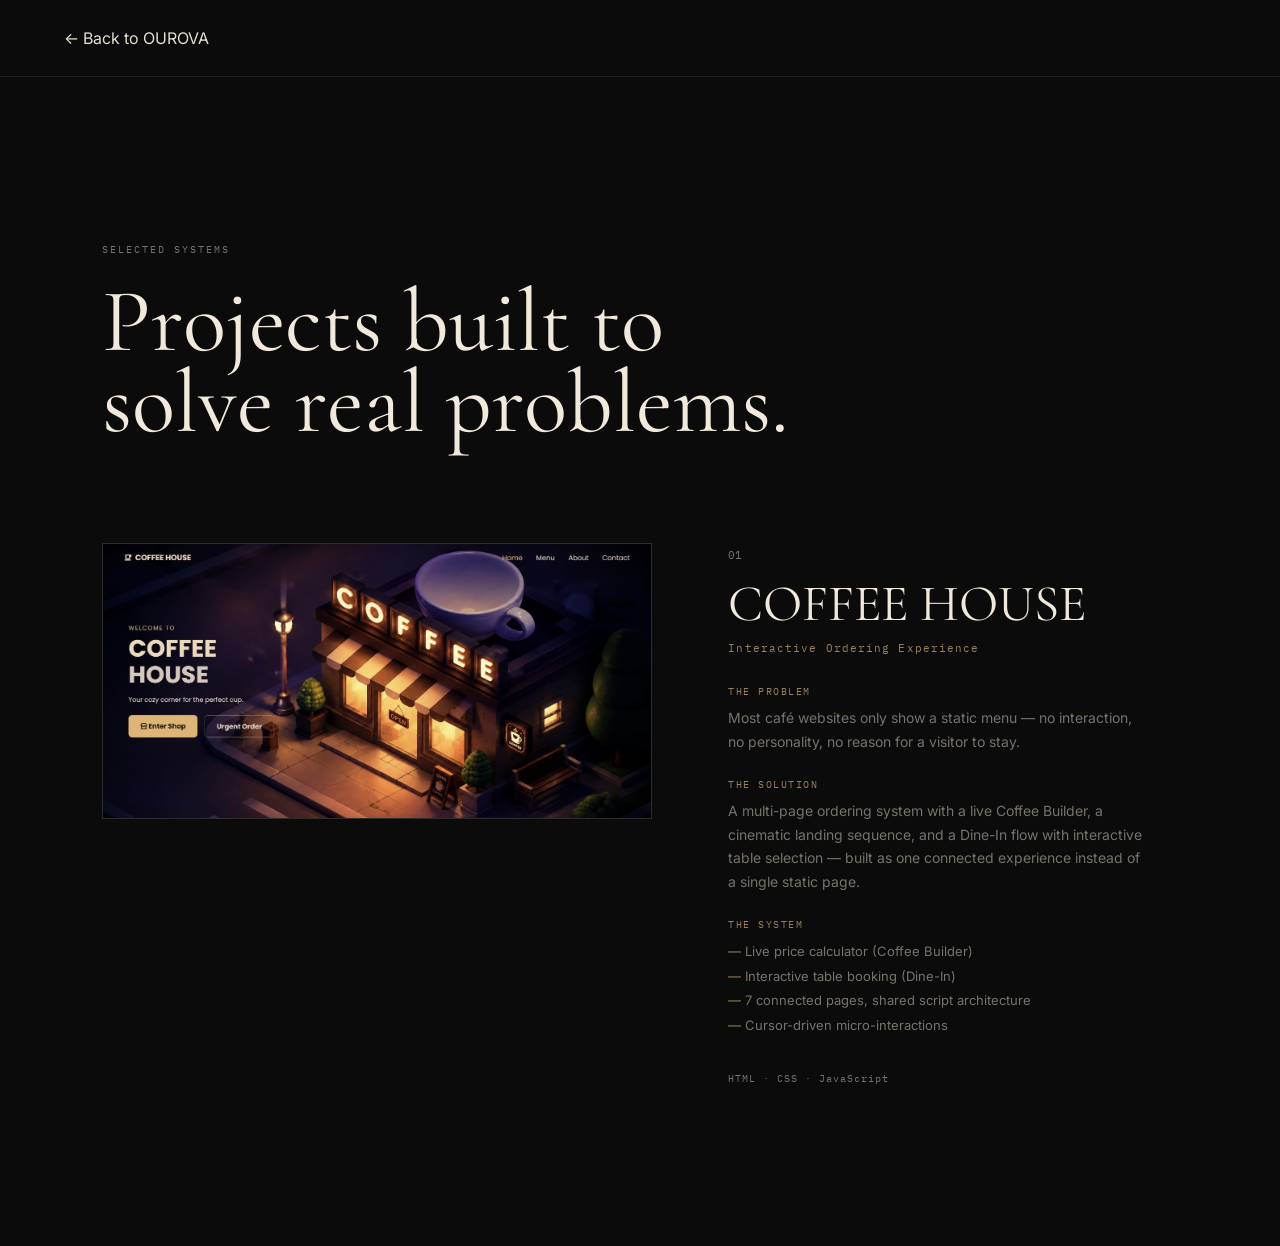
<file: work.html>
<!DOCTYPE html>
<html lang="en">
<head>
    <meta charset="UTF-8">
    <meta name="viewport" content="width=device-width, initial-scale=1.0">

    <title>work section</title>

    <!-- Fonts -->
    <link rel="preconnect" href="https://fonts.googleapis.com">
    <link rel="preconnect" href="https://fonts.gstatic.com" crossorigin>

    <link href="https://fonts.googleapis.com/css2?family=Cormorant+Garamond:wght@400;500;600;700&family=IBM+Plex+Mono:wght@400;500&family=Inter:wght@400;500;600&display=swap" rel="stylesheet">

    <link rel="stylesheet" href="style.css">
</head>
<body>

    <!-- ================= WORK / CASE STUDIES ================= -->
    <nav class="navbar">
        <div class="nav-right">
            <a href="index.html" class="back-button">← Back to OUROVA</a>
        </div>
    </nav>

    <section class="work" id="work">

    <div class="section-heading">

        <span class="technical-label">
            SELECTED SYSTEMS
        </span>

        <h2>
            Projects built to
            solve real problems.
        </h2>

    </div>

    <div class="work-list">

        <!-- CASE STUDY 01 — replace the href below with your real Netlify URL -->

        <article class="case-study">

            <a href="https://zaya-coffee-house.netlify.app"
               class="case-image-link"
               target="_blank"
               rel="noopener noreferrer">

                <img src="assets/coffee-house-preview.jpg.jpeg"
                     alt="Coffee House website interface"
                     class="case-image">

                <span class="case-image-overlay">
                    VISIT LIVE SITE ↗
                </span>

            </a>

            <div class="case-content">

                <span class="case-number">01</span>

                <h3 class="case-title">
                    COFFEE HOUSE
                </h3>

                <span class="case-subtitle">
                    Interactive Ordering Experience
                </span>

                <div class="case-block">
                    <span class="case-block-label">THE PROBLEM</span>
                    <p>
                        Most café websites only show a static menu —
                        no interaction, no personality, no reason for
                        a visitor to stay.
                    </p>
                </div>

                <div class="case-block">
                    <span class="case-block-label">THE SOLUTION</span>
                    <p>
                        A multi-page ordering system with a live
                        Coffee Builder, a cinematic landing sequence,
                        and a Dine-In flow with interactive table
                        selection — built as one connected experience
                        instead of a single static page.
                    </p>
                </div>

                <div class="case-block">
                    <span class="case-block-label">THE SYSTEM</span>
                    <ul class="case-tags">
                        <li>Live price calculator (Coffee Builder)</li>
                        <li>Interactive table booking (Dine-In)</li>
                        <li>7 connected pages, shared script architecture</li>
                        <li>Cursor-driven micro-interactions</li>
                    </ul>
                </div>

                <span class="case-stack">
                    HTML · CSS · JavaScript
                </span>

            </div>

        </article>

        <!--
            NEXT CASE STUDY:
            copy the entire <article class="case-study"> block above,
            paste it here, and change the content.
            Just update case-number to "02" and so on.
        -->

    </div>

</section>
</body>
</html>
</file>
<file: style.css>
/* =====================================================
   OUROVA
   GLOBAL STYLES
===================================================== */

:root {
    --obsidian: #0B0B0B;    
    --ivory: #F1E9DC;
    --bronze: #9A8060;
    --stone: #77736C;

    --serif: "Cormorant Garamond", serif;
    --sans: "Inter", sans-serif;
    --mono: "IBM Plex Mono", monospace;
}


* {
    margin: 0;
    padding: 0;
    box-sizing: border-box;
}


html {
    scroll-behavior: smooth;
}


body {
    background: var(--obsidian);
    color: var(--ivory);

    font-family: var(--sans);

    overflow-x: hidden;
}


a {
    color: inherit;
    text-decoration: none;
}


/* =====================================================
   NAVBAR
===================================================== */

.navbar {
    /* position: fixed; */

    top: 0;
    left: 0;

    width: 100%;

    padding: 28px 5vw;

    display: flex;
    align-items: center;
    justify-content: space-between;

    z-index: 100;

    mix-blend-mode: difference;
}


.nav-logo {
    font-family: var(--mono);

    font-size: 14px;
    letter-spacing: 0.25em;
}


.nav-links {
    display: flex;
    gap: 40px;

    font-family: var(--mono);

    font-size: 11px;
    text-transform: uppercase;
    letter-spacing: 0.15em;
}


.nav-links a {
    opacity: 0.7;
    transition: 0.3s ease;
}


.nav-links a:hover {
    opacity: 1;
}


.nav-cta {
    font-family: var(--mono);

    font-size: 11px;

    border-bottom: 1px solid var(--ivory);

    padding-bottom: 5px;
}


.nav-right {
    display: flex;
    align-items: center;
    gap: 25px;
}

.nav-toggle {
    display: none;
    flex-direction: column;
    justify-content: center;
    gap: 6px;
    width: 28px;
    height: 20px;
    background: none;
    border: none;
    cursor: pointer;
    padding: 0;
}

.nav-toggle-bar {
    display: block;
    width: 100%;
    height: 1.5px;
    background: var(--ivory);
    transition: transform 0.3s ease, opacity 0.3s ease;
}

.nav-toggle.is-open .nav-toggle-bar:first-child {
    transform: translateY(3.75px) rotate(45deg);
}

.nav-toggle.is-open .nav-toggle-bar:last-child {
    transform: translateY(-3.75px) rotate(-45deg);
}

.navbar.menu-open {
    mix-blend-mode: normal;
    background: var(--obsidian);
}

/* =====================================================
   HERO
===================================================== */

.hero {
    min-height: 100vh;

    position: relative;

    display: flex;
    justify-content: center;
    align-items: center;

    text-align: center;

    padding: 120px 20px 80px;

    border-bottom: 1px solid rgba(241, 233, 220, 0.1);
}


.hero-content {
    max-width: 900px;
}


.ouro-video-hero {
    width: 100%;
    max-width: 190px;
    height: auto;
    opacity: 0.95;
    object-fit: contain;
    background: transparent;
    mix-blend-mode: screen;
    pointer-events: none;
}
   



.hero-symbol {
    height: 130px;

    display: flex;
    align-items: center;
    justify-content: center;

    margin-bottom: 20px;
}
 


.technical-label {
    font-family: var(--mono);

    font-size: 10px;

    letter-spacing: 0.2em;

    color: var(--stone);

    text-transform: uppercase;
}


.hero h1 {
    font-family: var(--serif);

    font-size: clamp(80px, 15vw, 190px);

    font-weight: 400;

    line-height: 0.8;

    letter-spacing: -0.04em;

    margin: 15px 0 35px;
}


.hero-description {
    max-width: 650px;

    margin: auto;

    font-family: var(--serif);

    font-size: clamp(25px, 3vw, 42px);

    line-height: 1.05;

    color: var(--ivory);
}


.hero-services {
    margin-top: 28px;

    color: var(--stone);

    font-family: var(--mono);

    font-size: 10px;

    letter-spacing: 0.12em;

    text-transform: uppercase;
}


.hero-services span {
    color: var(--bronze);

    margin: 0 8px;
}


/* =====================================================
   BUTTONS
===================================================== */

.hero-buttons {
    display: flex;

    justify-content: center;

    gap: 15px;

    margin-top: 45px;
}


.button {
    display: inline-flex;

    align-items: center;
    justify-content: center;

    padding: 15px 25px;

    font-family: var(--mono);

    font-size: 10px;

    text-transform: uppercase;

    letter-spacing: 0.1em;

    transition: 0.3s ease;
}


.button-primary {
    background: var(--ivory);

    color: var(--obsidian);
}


.button-primary:hover {
    background: var(--bronze);

    color: var(--ivory);

    transform: translateY(-3px);
}


.button-secondary {
    border: 1px solid rgba(241, 233, 220, 0.3);
}


.button-secondary:hover {
    border-color: var(--ivory);

    transform: translateY(-3px);
}


/* =====================================================
   SCROLL INDICATOR
===================================================== */

.scroll-indicator {
    position: absolute;

    bottom: 30px;
    left: 5vw;

    display: flex;
    align-items: center;

    gap: 15px;

    font-family: var(--mono);

    font-size: 9px;

    color: var(--stone);

    letter-spacing: 0.15em;
}


.scroll-line {
    width: 60px;

    height: 1px;

    background: var(--stone);
}


/* =====================================================
   NARRATIVE
===================================================== */


.narrative {
    display: grid;
    position: relative;
}


.ouro-stage,
.story-track {
    grid-area: 1 / 1;
}


.ouro-stage {
    position: sticky;
    top: 0;

    height: 100vh;

    display: flex;
    align-items: center;
    justify-content: flex-end;

    padding-right: 6vw;

    pointer-events: none;

    z-index: 0;
}


.ouro-svg {
    width: min(40vw, 440px);
    height: auto;

    overflow: visible;
}



.grad-stop-dark  { stop-color: var(--bronze); }
.grad-stop-mid   { stop-color: #C9A876; }
.grad-stop-light { stop-color: var(--ivory); }



.ouro-track {
    fill: none;
    stroke: rgba(154, 128, 96, 0.15);
    stroke-width: 2;
}


.ouro-halo {
    fill: none;
    stroke: var(--bronze);
    stroke-width: 9;
    stroke-linecap: round;

    filter: blur(9px);
    opacity: 0.4;

    transform: rotate(-90deg);
    transform-origin: 200px 200px;

    animation: ouroBreathe 5s ease-in-out infinite;
}


@keyframes ouroBreathe {
    0%, 100% { opacity: 0.32; }
    50%      { opacity: 0.5; }
}



.ouro-draw {
    fill: none;
    stroke: url(#ouroGoldGrad);
    stroke-width: 2.5;
    stroke-linecap: round;

    transform: rotate(-90deg);
    transform-origin: 200px 200px;
}



.ouro-node {
    fill: var(--obsidian);
    stroke: var(--bronze);
    stroke-width: 1.5;

    transform: rotate(45deg) scale(0.4);
    transform-box: fill-box;
    transform-origin: center;

    opacity: 0;

    transition: opacity 0.35s ease, fill 0.35s ease, transform 0.35s ease;
}


.ouro-node.is-active {
    opacity: 1;
    fill: var(--bronze);
    transform: rotate(45deg) scale(1);
}



.ouro-head {
    opacity: 0;
    transition: opacity 0.2s ease;
}


.ouro-head-shape {
    fill: var(--bronze);
    filter: drop-shadow(0 0 8px rgba(154, 128, 96, 0.75));
}


.ouro-eye {
    fill: var(--obsidian);
}



.ouro-flash {
    fill: none;
    stroke: var(--ivory);
    stroke-width: 2;

    opacity: 0;
    transform: scale(1);
    transform-box: fill-box;
    transform-origin: center;
}


.ouro-flash.is-complete {
    animation: ouroFlashPulse 1.1s ease-out 1;
}


@keyframes ouroFlashPulse {
    0%   { opacity: 0.9; transform: scale(0.97); }
    100% { opacity: 0;   transform: scale(1.12); }
}


.story-track {
    position: relative;
    z-index: 1;
}


.story {
    min-height: 100vh;

    position: relative;

    display: flex;

    align-items: center;

    padding: 100px 10vw;

    border-bottom: 1px solid rgba(241, 233, 220, 0.08);
}


.story-number {
    position: absolute;

    top: 40px;
    left: 5vw;

    font-family: var(--mono);

    font-size: 10px;

    color: var(--stone);
}


.story-content {
    position: relative;

    z-index: 2;

    max-width: 600px;
}


.story-label {
    font-family: var(--mono);

    color: var(--bronze);

    font-size: 11px;

    letter-spacing: 0.2em;
}


.story h2 {
    font-family: var(--serif);

    font-size: clamp(48px, 6vw, 90px);

    font-weight: 400;

    line-height: 0.95;

    margin: 20px 0 30px;
}


.story p {
    color: var(--stone);

    max-width: 470px;

    line-height: 1.7;

    font-size: 14px;
}


/* =====================================================
   SERVICES
===================================================== */

.services {
    padding: 160px 8vw;
}


.section-heading {
    max-width: 700px;

    margin-bottom: 100px;
}


.section-heading h2 {
    font-family: var(--serif);

    font-size: clamp(50px, 7vw, 100px);

    font-weight: 400;

    line-height: 0.9;

    margin-top: 25px;
}


.service-item {
    display: grid;

    grid-template-columns: 80px 1fr 50px;

    align-items: center;

    gap: 30px;

    padding: 45px 0;

    border-top: 1px solid rgba(241, 233, 220, 0.15);

    transition: 0.4s ease;
}


.service-item:hover {
    padding-left: 20px;
}


.service-number {
    font-family: var(--mono);

    color: var(--stone);

    font-size: 11px;
}


.service-label {
    font-family: var(--mono);

    font-size: 10px;

    letter-spacing: 0.2em;

    color: var(--bronze);
}


.service-item h3 {
    font-family: var(--serif);

    font-weight: 400;

    font-size: clamp(30px, 4vw, 55px);

    line-height: 1;

    margin-top: 10px;
}


.service-arrow {
    font-size: 25px;

    color: var(--bronze);
}


/* =====================================================
   WORK / CASE STUDIES
===================================================== */

.work {
    padding: 160px 8vw;
    border-top: 1px solid rgba(241, 233, 220, 0.08);
}

.work-list {
    display: flex;
    flex-direction: column;
    gap: 120px;
    margin-top: 80px;
}

.case-study {
    display: grid;
    grid-template-columns: 1.1fr 0.9fr;
    gap: 6vw;
    align-items: start;
}

.case-image-link {
    position: relative;
    display: block;
    overflow: hidden;
    border: 1px solid rgba(241, 233, 220, 0.15);
}

.case-image {
    width: 100%;
    height: auto;
    display: block;
    filter: grayscale(20%);
    transition: filter 0.4s ease, transform 0.6s ease;
}

.case-image-link:hover .case-image {
    filter: grayscale(0%);
    transform: scale(1.03);
}

.case-image-overlay {
    position: absolute;
    bottom: 20px;
    left: 20px;

    background: var(--obsidian);
    color: var(--ivory);

    font-family: var(--mono);
    font-size: 10px;
    letter-spacing: 0.15em;

    padding: 10px 16px;

    opacity: 0;
    transform: translateY(10px);

    transition: 0.3s ease;
}

.case-image-link:hover .case-image-overlay {
    opacity: 1;
    transform: translateY(0);
}

.case-number {
    font-family: var(--mono);
    font-size: 11px;
    color: var(--stone);
}

.case-title {
    font-family: var(--serif);
    font-size: clamp(36px, 4vw, 56px);
    font-weight: 400;
    margin: 10px 0 6px;
}

.case-subtitle {
    display: block;
    font-family: var(--mono);
    font-size: 11px;
    letter-spacing: 0.1em;
    color: var(--bronze);
    margin-bottom: 30px;
}

.case-block {
    margin-bottom: 24px;
}

.case-block-label {
    display: block;
    font-family: var(--mono);
    font-size: 10px;
    letter-spacing: 0.15em;
    color: var(--bronze);
    margin-bottom: 8px;
}

.case-block p {
    color: var(--stone);
    line-height: 1.7;
    font-size: 14px;
    max-width: 420px;
}

.case-tags {
    list-style: none;
    color: var(--stone);
    font-size: 13px;
    line-height: 1.9;
}

.case-tags li::before {
    content: "— ";
    color: var(--bronze);
}

.case-stack {
    display: inline-block;
    margin-top: 10px;
    font-family: var(--mono);
    font-size: 10px;
    letter-spacing: 0.1em;
    color: var(--stone);
}


/* =====================================================
   AI SECTION
===================================================== */

.ai-section {
    min-height: 100vh;

    padding: 150px 8vw;

    display: grid;

    grid-template-columns: 1fr 1fr;

    gap: 10vw;

    align-items: center;

    border-top: 1px solid rgba(241, 233, 220, 0.08);
}


.ai-intro h2 {
    font-family: var(--serif);

    font-size: clamp(55px, 6vw, 90px);

    font-weight: 400;

    line-height: 0.9;

    margin: 25px 0 30px;
}


.ai-intro p {
    color: var(--stone);

    max-width: 450px;

    line-height: 1.7;

    margin-bottom: 35px;
}


/* Chat */

.chat-window {
    border: 1px solid rgba(241, 233, 220, 0.2);

    min-height: 500px;

    padding: 25px;

    font-family: var(--mono);

    position: relative;

    background:
        linear-gradient(
            rgba(241, 233, 220, 0.015) 1px,
            transparent 1px
        ),
        linear-gradient(
            90deg,
            rgba(241, 233, 220, 0.015) 1px,
            transparent 1px
        );

    background-size: 30px 30px;
}


.chat-header {
    display: flex;

    justify-content: space-between;

    padding-bottom: 20px;

    border-bottom: 1px solid rgba(241, 233, 220, 0.15);

    font-size: 9px;

    letter-spacing: 0.15em;
}


.status {
    color: var(--bronze);
}


.chat-message {
    margin-top: 45px;

    max-width: 80%;
}


.chat-role {
    display: block;

    color: var(--stone);

    font-size: 9px;

    letter-spacing: 0.15em;

    margin-bottom: 8px;
}


.message {
    padding: 15px;

    border: 1px solid rgba(241, 233, 220, 0.15);

    font-size: 12px;

    line-height: 1.6;
}


.agent {
    margin-left: auto;
}


.agent .message {
    border-color: rgba(154, 128, 96, 0.5);
}


.agent-active {
    position: absolute;

    bottom: 25px;
    left: 25px;

    color: var(--bronze);

    font-size: 9px;

    letter-spacing: 0.15em;
}


/* =========================================
   AI CHAT — INITIAL STATE
========================================= */

.ai-section {
    position: relative;
    overflow: hidden;
}


/* Messages start hidden */

.ai-section .chat-message {
    opacity: 0;
    transform: translateY(30px) scale(0.97);
}


/* Agent status starts hidden */

.ai-section .agent-active {
    opacity: 0;
    transform: translateY(15px);
}


/* Message bubble */

.ai-section .chat-message .message {
    transform-origin: left center;
}


/* Agent message comes from right */

.ai-section .chat-message.agent .message {
    transform-origin: right center;
}


.typing-indicator {

    display: flex;

    

    gap: 5px;

    margin:
        120px 0px 0px 400px;

    opacity: 0;

}


.typing-indicator span {

    width: 4px;
    height: 4px;

    border-radius: 50%;

    background: #a88752;

    

    animation:
        typingPulse 1.2s infinite ease-in-out;

}


.typing-indicator span:nth-child(2) {
    animation-delay: 0.15s;
}


.typing-indicator span:nth-child(3) {
    animation-delay: 0.3s;
}


@keyframes typingPulse {

    0%,
    60%,
    100% {
        opacity: 0.25;
        transform: translateY(0);
    }

    30% {
        opacity: 1;
        transform: translateY(-3px);
    }

}


/* =====================================================
   ABOUT
===================================================== */



.about {
    min-height: 90vh;

    padding: 150px 8vw;

    display: grid;
    grid-template-columns: 1.15fr 0.85fr;
    gap: 6vw;

    align-items: center;

    border-top: 1px solid rgba(241, 233, 220, 0.08);
}


.about-intro h2 {
    font-family: var(--serif);

    font-size: clamp(50px, 6vw, 85px);

    font-weight: 400;

    line-height: 0.95;

    margin: 20px 0 30px;
}


.about-intro p {
    color: var(--stone);

    max-width: 480px;

    line-height: 1.75;

    font-size: 15px;
}


.about-principles {
    list-style: none;
}


.about-principle {
    display: grid;
    grid-template-columns: 40px 1fr;
    gap: 20px;

    padding: 28px 0;

    border-top: 1px solid rgba(241, 233, 220, 0.1);
}


.about-principle:last-child {
    border-bottom: 1px solid rgba(241, 233, 220, 0.1);
}


.about-principle-number {
    font-family: var(--mono);

    font-size: 11px;

    color: var(--bronze);
}


.about-principle-text {
    color: var(--ivory);

    font-size: 14px;

    line-height: 1.6;
}


/* =====================================================
   FINAL CTA
===================================================== */

.final-cta {
    min-height: 80vh;

    display: flex;

    flex-direction: column;

    align-items: center;
    justify-content: center;

    text-align: center;

    padding: 100px 20px;
}


.final-cta h2 {
    font-family: var(--serif);

    font-size: clamp(65px, 9vw, 140px);

    font-weight: 400;

    line-height: 0.85;

    max-width: 1000px;

    margin: 25px 0 50px;
}


/* contact form */

.contact-form {
    display: none;
    flex-direction: column;

    gap: 20px;

    width: 100%;
    max-width: 480px;

    margin-top: 20px;
}

.contact-form.is-open {
    display: flex;
}

.contact-form input,
.contact-form select,
.contact-form textarea {
    background: transparent;

    border: none;
    border-bottom: 1px solid rgba(241, 233, 220, 0.25);

    padding: 12px 4px;

    color: var(--ivory);

    font-family: var(--sans);
    font-size: 15px;

    outline: none;

    transition: border-color 0.3s ease;
}

.contact-form select {
    color: var(--stone);
}

.contact-form input:focus,
.contact-form select:focus,
.contact-form textarea:focus {
    border-color: var(--bronze);
}

.contact-form input::placeholder,
.contact-form textarea::placeholder {
    color: var(--stone);
}

.contact-form textarea {
    resize: vertical;
}

.contact-form button {
    margin-top: 10px;
    border: none;
    cursor: pointer;
}

.form-status {
    font-family: var(--mono);
    font-size: 11px;
    letter-spacing: 0.05em;
    color: var(--bronze);
    min-height: 16px;
}


/* =====================================================
   FOOTER
===================================================== */

footer {
    border-top: 1px solid rgba(241, 233, 220, 0.15);

    padding: 50px 5vw;

    display: flex;

    justify-content: space-between;

    align-items: center;

    color: var(--stone);

    font-family: var(--mono);

    font-size: 9px;
}


.footer-logo {
    color: var(--ivory);

    letter-spacing: 0.2em;
}


/* =====================================================
   RESPONSIVE
===================================================== */

@media (max-width: 768px) {

    .navbar {
        padding: 20px;
    }

        .nav-toggle {
        display: flex;
    }

    .nav-links {
        display: none;
        position: fixed;
        inset: 0;
        flex-direction: column;
        align-items: center;
        justify-content: center;
        gap: 45px;
        background: var(--obsidian);
        z-index: 99;
    }

    .nav-links.is-open {
        display: flex;
    }

    .nav-links a {
        font-size: 14px;
    }

    .case-study {
        grid-template-columns: 1fr;
        gap: 30px;
    }

    .hero {
        padding-top: 100px;
    }

    .hero h1 {
        font-size: 24vw;
    }

    .hero-description {
        font-size: 28px;
    }

    .hero-services {
        line-height: 2;
    }

    .hero-buttons {
        flex-direction: column;

        max-width: 250px;

        margin-left: auto;
        margin-right: auto;
    }

    .scroll-indicator {
        display: none;
    }

    .story {
        padding: 100px 25px;

        min-height: 90vh;
    }

    .story-content {
        max-width: 85%;
    }

  
    .ouro-stage {
        justify-content: center;
        padding-right: 0;
        opacity: 0.6;
    }

    .ouro-svg {
        width: 65vw;
    }

    .services {
        padding: 100px 25px;
    }

    .section-heading {
        margin-bottom: 60px;
    }

    .service-item {
        grid-template-columns: 35px 1fr 25px;

        gap: 15px;

        padding: 30px 0;
    }

    .service-item h3 {
        font-size: 32px;
    }

    .ai-section {
        grid-template-columns: 1fr;

        padding: 100px 25px;

        gap: 70px;
    }

    .chat-window {
        min-height: 450px;
    }

    .about {
        grid-template-columns: 1fr;

        padding: 100px 25px;

        gap: 50px;
    }

    footer {
        flex-direction: column;

        gap: 20px;

        text-align: center;
    }
}



/* =========================================
   FUTURISTIC NETWORK
========================================= */

.services {
    position: relative;
    overflow: hidden;
    cursor: none;
}


/* Canvas */

#networkCanvas {
    position: absolute;

    inset: 0;

    width: 100%;
    height: 100%;

    z-index: 0;

    pointer-events: none;
}


/* Keep content above network */

.services .section-heading,
.services .service-list {
    position: relative;

    z-index: 2;
}

#networkCanvas {
    position: absolute;
    inset: 0;

    width: 100%;
    height: 100%;

    z-index: 0;
    pointer-events: none;
}

.services {
    position: relative;
    overflow: hidden;
}


/* Network canvas */

#networkCanvas {
    position: absolute;
    inset: 0;

    width: 100%;
    height: 100%;

    z-index: 0;

    pointer-events: none;
    
}


/* Content stays above network */

.services .section-heading,
.services .service-list {
    position: relative;
    z-index: 2;
} 




@media (max-width: 768px) {
    .navbar {
        position: relative;
        padding: 18px 20px;
        gap: 12px;
    }
    .nav-logo { font-size: 13px; letter-spacing: .18em; }
    .nav-right { gap: 16px; margin-left: auto; }
    .nav-cta { font-size: 9px; white-space: nowrap; }
    .nav-toggle { position: relative; z-index: 102; flex: 0 0 28px; }
    .nav-links {
        position: fixed;
        inset: 0;
        z-index: 101;
        padding: 90px 24px 40px;
        overflow-y: auto;
        overscroll-behavior: contain;
    }
    .nav-links a { padding: 8px 12px; }
    .navbar.menu-open .nav-right { position: relative; z-index: 102; }

    .hero {
        min-height: min(100svh, 900px);
        padding: 75px 20px 65px;
    }
    .hero-symbol { height: clamp(80px, 25vw, 120px); margin-bottom: 18px; }
    .ouro-video-hero { width: min(35vw, 150px); max-height: 120px; }
    .hero h1 { font-size: clamp(64px, 18vw, 130px); line-height: .88; overflow-wrap: anywhere; }
    .hero-description { max-width: 560px; font-size: clamp(23px, 6vw, 32px); line-height: 1.12; }
    .technical-label { font-size: 9px; letter-spacing: .14em; }
    .hero-services { font-size: 9px; line-height: 1.9; letter-spacing: .08em; }
    .hero-services span { margin: 0 4px; }
    .hero-buttons { width: 100%; max-width: 300px; gap: 12px; margin-top: 30px; }
    .button { min-height: 44px; padding: 14px 18px; font-size: 10px; }

    .story { min-height: 82svh; padding: 90px 24px; }
    .story-content { max-width: min(100%, 520px); }
    .story h2 { font-size: clamp(42px, 10vw, 66px); line-height: .98; overflow-wrap: break-word; }
    .story p { font-size: 14px; }
    .ouro-stage { justify-content: center; padding: 0; opacity: .25; }
    .ouro-svg { width: min(76vw, 360px); }

    .services, .work { padding: 85px 22px; }
    .section-heading { margin-bottom: 48px; }
    .section-heading h2 { font-size: clamp(43px, 10vw, 70px); line-height: .98; }
    .service-item { grid-template-columns: 28px minmax(0, 1fr) 18px; gap: 12px; padding: 27px 0; }
    .service-item:hover { padding-left: 0; }
    .service-number { font-size: 10px; }
    .service-label { font-size: 9px; letter-spacing: .12em; overflow-wrap: anywhere; }
    .service-item h3 { font-size: clamp(27px, 6.6vw, 38px); line-height: 1.05; overflow-wrap: break-word; }
    .service-arrow { font-size: 20px; }

    .work-list { gap: 72px; margin-top: 50px; }
    .case-study { grid-template-columns: minmax(0, 1fr); gap: 24px; }
    .case-title { font-size: clamp(34px, 8vw, 48px); }
    .case-subtitle { line-height: 1.7; overflow-wrap: anywhere; }
    .case-block p { max-width: none; }
    .case-image-overlay { opacity: 1; transform: none; bottom: 10px; left: 10px; padding: 8px 10px; font-size: 9px; }

    .ai-section { grid-template-columns: minmax(0, 1fr); gap: 42px; padding: 85px 22px; }
    .ai-intro h2 { font-size: clamp(44px, 10vw, 68px); line-height: .98; }
    .chat-window { width: 100%; min-height: 390px; padding: 18px; }
    .chat-header { gap: 12px; font-size: 8px; line-height: 1.5; }
    .chat-message { max-width: 92%; margin-top: 32px; }
    .message { padding: 12px; font-size: 12px; overflow-wrap: anywhere; }
    .typing-indicator { margin: 45px 0 0 auto; width: max-content; }
    .agent-active { left: 18px; bottom: 18px; font-size: 8px; }

    .about { grid-template-columns: minmax(0, 1fr); gap: 38px; padding: 85px 22px; }
    .about-intro h2 { font-size: clamp(43px, 10vw, 68px); }
    .about-principle { grid-template-columns: 30px minmax(0, 1fr); gap: 14px; }
    .about-principle-text { font-size: 13px; }

    .final-cta { min-height: auto; padding: 90px 22px; }
    .final-cta h2 { font-size: clamp(48px, 11vw, 82px); line-height: .95; margin: 22px 0 34px; overflow-wrap: break-word; }
    .contact-form { width: 100%; max-width: 480px; }
    .contact-form input, .contact-form select, .contact-form textarea { width: 100%; min-width: 0; }
    footer { padding: 35px 22px; gap: 16px; line-height: 1.7; overflow-wrap: anywhere; }
}

/* Narrow phones. */
@media (max-width: 380px) {
    .navbar { padding: 16px 14px; }
    .nav-logo { font-size: 11px; letter-spacing: .12em; }
    .nav-right { gap: 10px; }
    .nav-cta { font-size: 8px; letter-spacing: .04em; }
    .nav-toggle { width: 24px; flex-basis: 24px; }
    .hero { padding-left: 15px; padding-right: 15px; }
    .hero h1 { font-size: 17vw; }
    .hero-services { font-size: 8px; }
    .services, .work, .ai-section, .about { padding-left: 16px; padding-right: 16px; }
    .service-item { grid-template-columns: 22px minmax(0, 1fr) 14px; gap: 8px; }
    .service-item h3 { font-size: 26px; }
    .chat-window { padding: 14px; }
    .chat-header { font-size: 7px; letter-spacing: .08em; }
    .agent-active { left: 14px; }
}

/* Reduce motion for visitors who request it at OS level. */
@media (prefers-reduced-motion: reduce) {
    html { scroll-behavior: auto; }
    *, *::before, *::after {
        animation-duration: .01ms !important;
        animation-iteration-count: 1 !important;
        scroll-behavior: auto !important;
        transition-duration: .01ms !important;
    }
}
</file>
